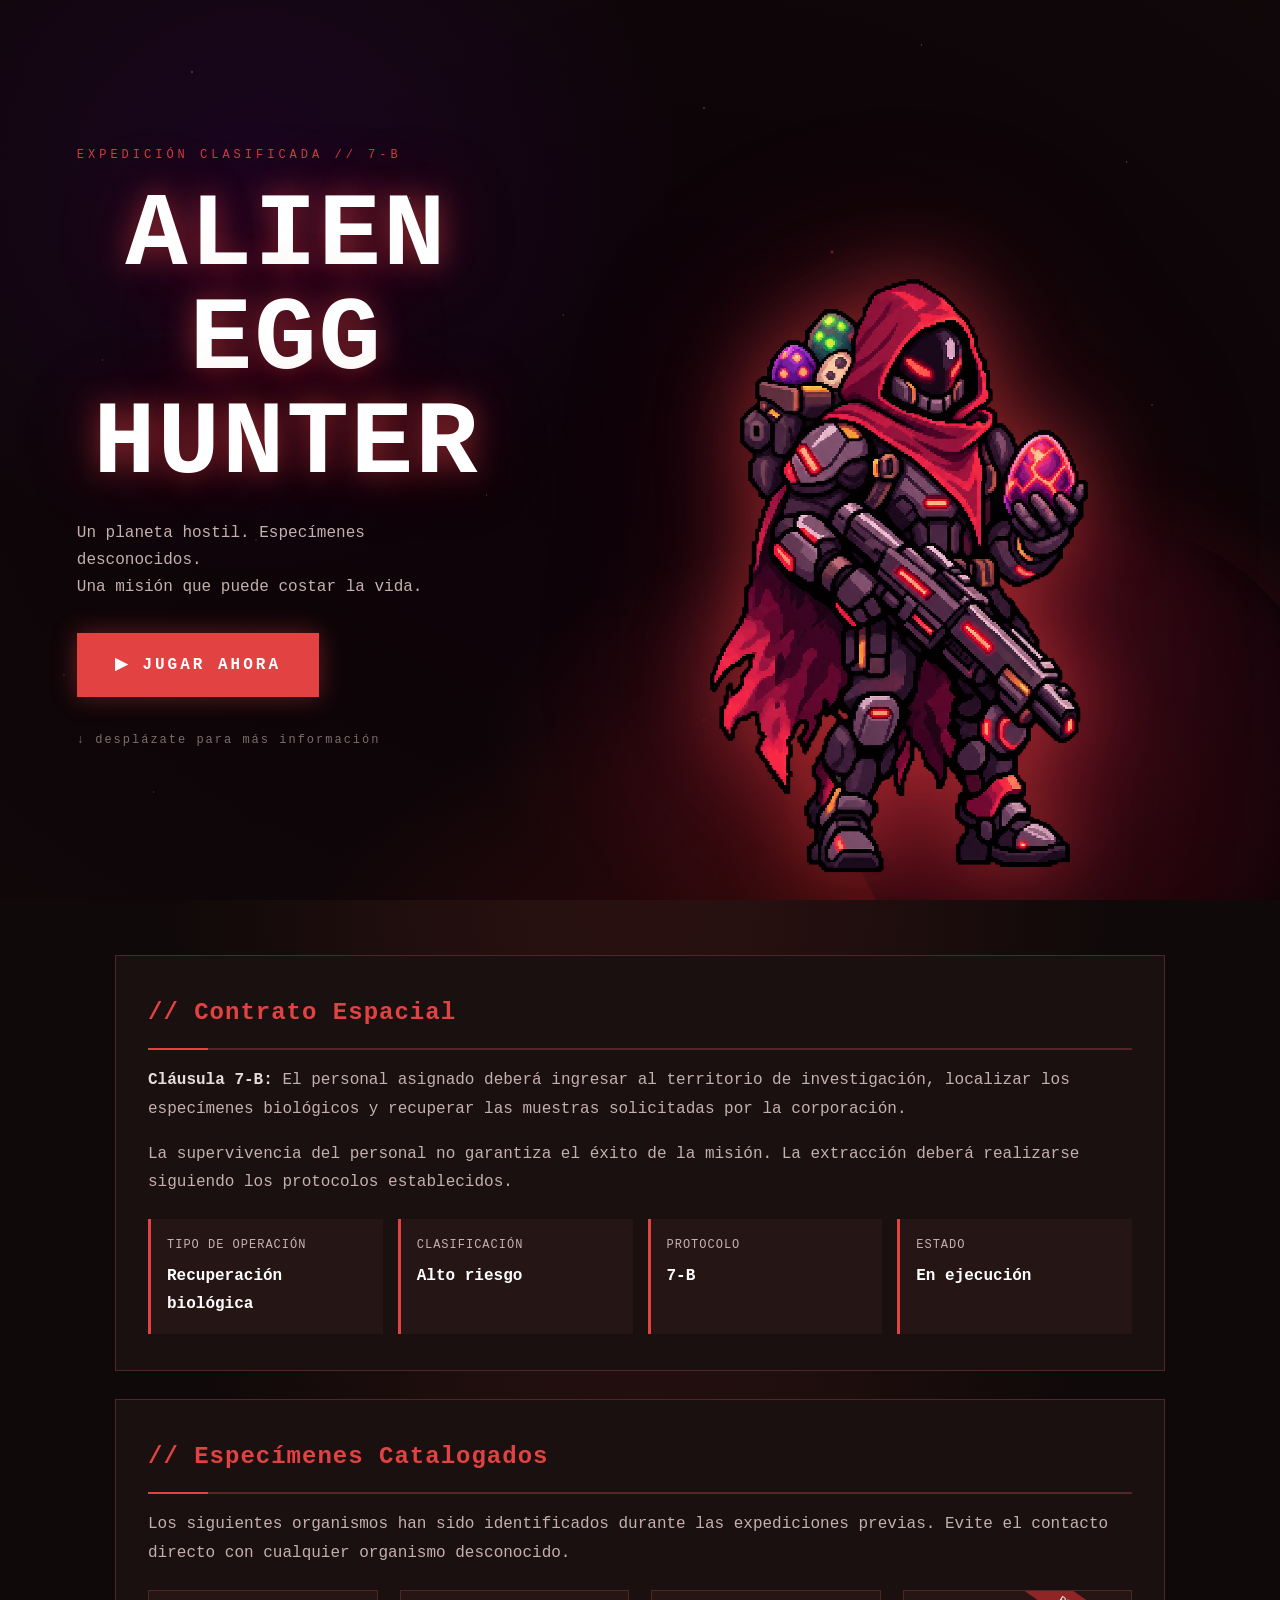
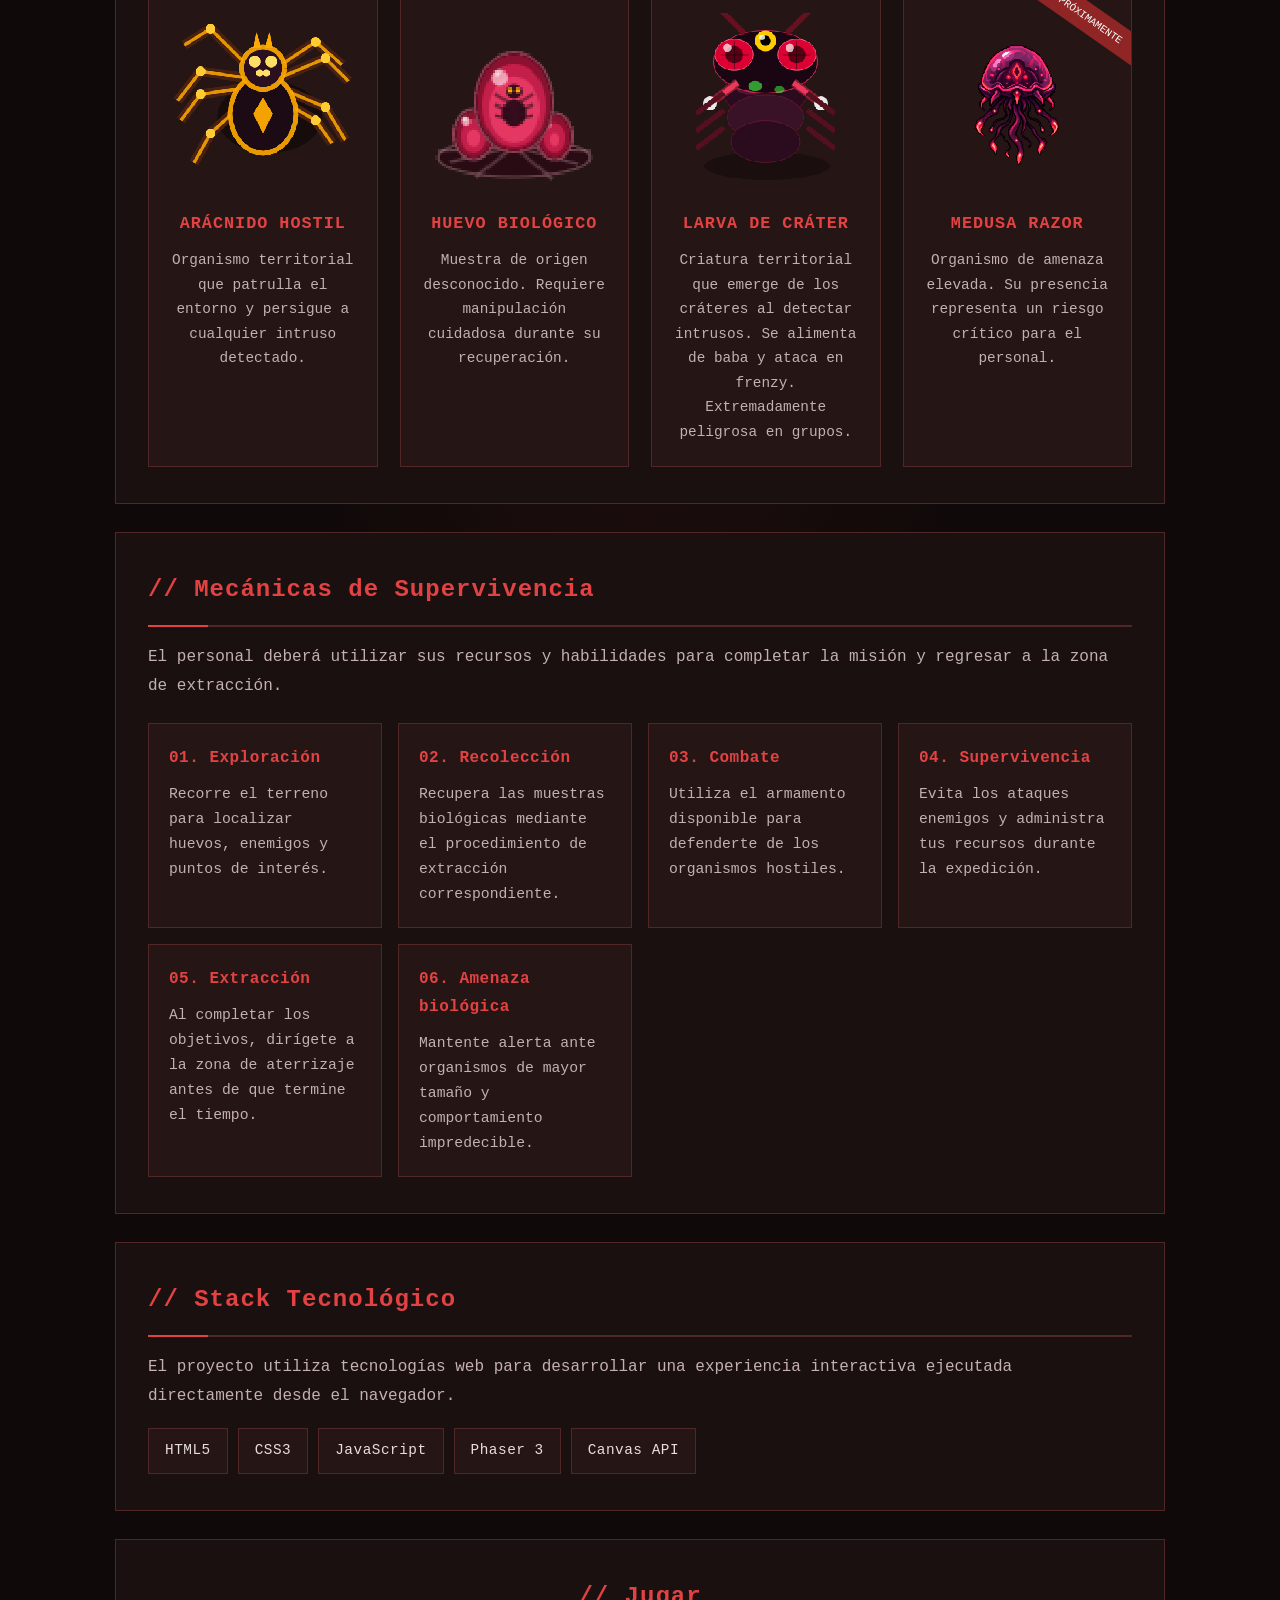
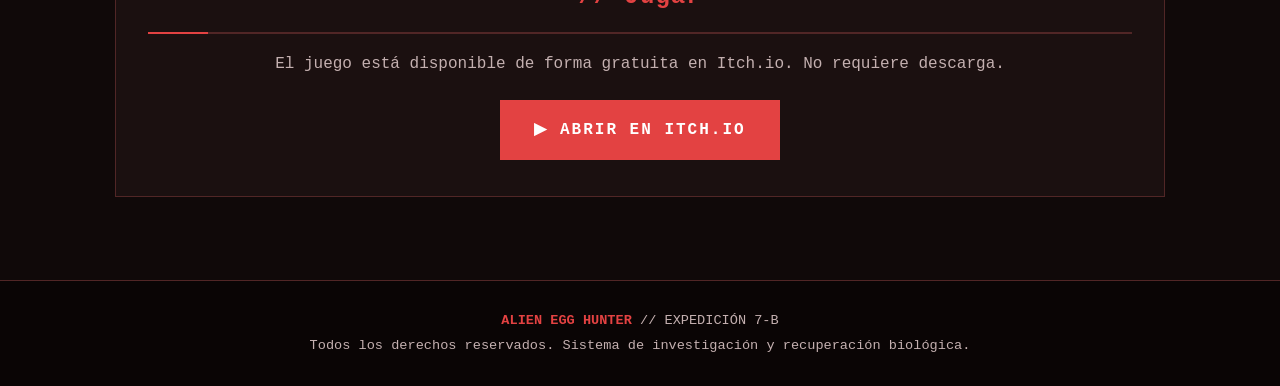
<file: index.html>
<!doctype html>
<html lang="es">
  <head>
    <meta charset="UTF-8" />
    <meta
      name="viewport"
      content="width=device-width, initial-scale=1.0, maximum-scale=1.0, user-scalable=no, viewport-fit=cover"
    />
    <meta name="theme-color" content="#100909" />
    <meta
      name="description"
      content="Alien Egg Hunter: protocolo de supervivencia, recuperación de especímenes y extracción en territorio hostil."
    />
    <link rel="stylesheet" href="./css/styles.css" />
    <link rel="icon" type="image/x-icon" href="./assets/images/favicon.ico" />
    <link rel="icon" type="image/png" sizes="32x32" href="./assets/images/favicon-32.png" />
    <link rel="icon" type="image/png" sizes="16x16" href="./assets/images/favicon-16.png" />
    <link rel="shortcut icon" sizes="48x48" href="./assets/images/favicon-48.png" />
    <link rel="apple-touch-icon" sizes="180x180" href="./assets/images/apple-touch-icon.png" />
    <title>Alien Egg Hunter</title>
  </head>

  <body>
    <!-- ══════════════════════════════════════
         HERO FULLSCREEN
    ══════════════════════════════════════ -->
    <section class="splash" id="splash">
      <div class="splash-bg"></div>
      <div class="splash-stars"></div>
      <div class="splash-planet"></div>
      <div class="splash-glow"></div>

      <img
        src="./assets/images/mercenario_hd.png"
        alt="Mercenario"
        class="splash-char"
      />

      <div class="splash-text">
        <p class="splash-label">EXPEDICIÓN CLASIFICADA // 7-B</p>
        <h1 class="splash-title">ALIEN<br />EGG<br />HUNTER</h1>
        <p class="splash-sub">
          Un planeta hostil. Especímenes desconocidos.<br />Una misión que puede
          costar la vida.
        </p>
        <a
          href="https://juandiegosuarezepn.itch.io/alien-egg-hunter"
          target="_blank"
          rel="noopener"
          class="splash-btn"
        >
          ▶ JUGAR AHORA
        </a>
        <button
          class="splash-hint"
          id="scrollDown"
          onclick="
            document
              .getElementById('content')
              .scrollIntoView({ behavior: 'smooth' })
          "
        >
          ↓ desplázate para más información
        </button>
      </div>
    </section>

    <!-- ══════════════════════════════════════
         RESTO DE LA LANDING
    ══════════════════════════════════════ -->
    <main class="container" id="content">
      <!-- Contrato espacial -->
      <section class="section-box">
        <h2>// Contrato Espacial</h2>
        <p>
          <strong>Cláusula 7-B:</strong>
          El personal asignado deberá ingresar al territorio de investigación,
          localizar los especímenes biológicos y recuperar las muestras
          solicitadas por la corporación.
        </p>
        <p>
          La supervivencia del personal no garantiza el éxito de la misión. La
          extracción deberá realizarse siguiendo los protocolos establecidos.
        </p>
        <div class="contract-data">
          <div class="data-item">
            <span>TIPO DE OPERACIÓN</span
            ><strong>Recuperación biológica</strong>
          </div>
          <div class="data-item">
            <span>CLASIFICACIÓN</span><strong>Alto riesgo</strong>
          </div>
          <div class="data-item">
            <span>PROTOCOLO</span><strong>7-B</strong>
          </div>
          <div class="data-item">
            <span>ESTADO</span><strong>En ejecución</strong>
          </div>
        </div>
      </section>

      <!-- Especímenes catalogados -->
      <section class="section-box">
        <h2>// Especímenes Catalogados</h2>
        <p>
          Los siguientes organismos han sido identificados durante las
          expediciones previas. Evite el contacto directo con cualquier
          organismo desconocido.
        </p>
        <div class="asset-grid">
          <article class="asset-card">
            <img src="./assets/images/spider_hd.png" alt="Araña alienígena" />
            <h3>ARÁCNIDO HOSTIL</h3>
            <p>
              Organismo territorial que patrulla el entorno y persigue a
              cualquier intruso detectado.
            </p>
          </article>
          <article class="asset-card">
            <img src="./assets/images/egg_hd.png" alt="Huevo alienígena" />
            <h3>HUEVO BIOLÓGICO</h3>
            <p>
              Muestra de origen desconocido. Requiere manipulación cuidadosa
              durante su recuperación.
            </p>
          </article>
          <article class="asset-card">
            <img src="./assets/images/larva.png" alt="Larva de cráter" />
            <h3>LARVA DE CRÁTER</h3>
            <p>
              Criatura territorial que emerge de los cráteres al detectar
              intrusos. Se alimenta de baba y ataca en frenzy. Extremadamente
              peligrosa en grupos.
            </p>
          </article>
          <article class="asset-card asset-card-coming">
            <img src="./assets/images/medusa_hd.png" alt="Medusa Razor" />
            <h3>MEDUSA RAZOR</h3>
            <p>
              Organismo de amenaza elevada. Su presencia representa un riesgo
              crítico para el personal.
            </p>
          </article>
        </div>
      </section>

      <!-- Mecánicas -->
      <section class="section-box">
        <h2>// Mecánicas de Supervivencia</h2>
        <p>
          El personal deberá utilizar sus recursos y habilidades para completar
          la misión y regresar a la zona de extracción.
        </p>
        <div class="mechanics-list">
          <article class="mechanic">
            <h3>01. Exploración</h3>
            <p>
              Recorre el terreno para localizar huevos, enemigos y puntos de
              interés.
            </p>
          </article>
          <article class="mechanic">
            <h3>02. Recolección</h3>
            <p>
              Recupera las muestras biológicas mediante el procedimiento de
              extracción correspondiente.
            </p>
          </article>
          <article class="mechanic">
            <h3>03. Combate</h3>
            <p>
              Utiliza el armamento disponible para defenderte de los organismos
              hostiles.
            </p>
          </article>
          <article class="mechanic">
            <h3>04. Supervivencia</h3>
            <p>
              Evita los ataques enemigos y administra tus recursos durante la
              expedición.
            </p>
          </article>
          <article class="mechanic">
            <h3>05. Extracción</h3>
            <p>
              Al completar los objetivos, dirígete a la zona de aterrizaje antes
              de que termine el tiempo.
            </p>
          </article>
          <article class="mechanic">
            <h3>06. Amenaza biológica</h3>
            <p>
              Mantente alerta ante organismos de mayor tamaño y comportamiento
              impredecible.
            </p>
          </article>
        </div>
      </section>

      <!-- Stack -->
      <section class="section-box">
        <h2>// Stack Tecnológico</h2>
        <p>
          El proyecto utiliza tecnologías web para desarrollar una experiencia
          interactiva ejecutada directamente desde el navegador.
        </p>
        <div class="tech-list">
          <span class="tech-item">HTML5</span>
          <span class="tech-item">CSS3</span>
          <span class="tech-item">JavaScript</span>
          <span class="tech-item">Phaser 3</span>
          <span class="tech-item">Canvas API</span>
        </div>
      </section>

      <!-- CTA final -->
      <section class="section-box itch-cta">
        <h2>// Jugar</h2>
        <p>
          El juego está disponible de forma gratuita en Itch.io. No requiere
          descarga.
        </p>
        <a
          href="https://juandiegosuarezepn.itch.io/alien-egg-hunter"
          target="_blank"
          rel="noopener"
          class="play-btn"
        >
          ▶ ABRIR EN ITCH.IO
        </a>
      </section>
    </main>

    <footer>
      <p><strong>ALIEN EGG HUNTER</strong> // EXPEDICIÓN 7-B</p>
      <p>
        Todos los derechos reservados. Sistema de investigación y recuperación
        biológica.
      </p>
    </footer>
  </body>
</html>
</file>
<file: css/styles.css>
:root {
    --background: #100909;
    --surface: #1b1010;
    --surface-light: #261515;
    --primary: #e34242;
    --primary-dark: #8f2525;
    --text: #e8dddd;
    --text-muted: #c4b0b0;
    --border: #512626;
    --success: #7cce8b;
    --font-main: 'Courier New', monospace;
}

* {
    margin: 0;
    padding: 0;
    box-sizing: border-box;
}

html {
    scroll-behavior: smooth;
}

body {
    background:
        radial-gradient(ellipse at top, #351414 0%, transparent 55%),
        var(--background);
    color: var(--text);
    font-family: var(--font-main);
    line-height: 1.75;
    font-size: 16px;
    -webkit-text-size-adjust: 100%;
    -webkit-tap-highlight-color: transparent;
}

/* ════════════════════════════════════════
   SPLASH / HERO FULLSCREEN
════════════════════════════════════════ */
.splash {
    position: relative;
    width: 100%;
    height: 100vh;
    min-height: 560px;
    overflow: hidden;
    display: flex;
    align-items: center;
}

/* fondo degradado alienígena */
.splash-bg {
    position: absolute;
    inset: 0;
    background:
        radial-gradient(ellipse 80% 60% at 70% 110%, #3a0a0a 0%, transparent 60%),
        radial-gradient(ellipse 60% 80% at 20% 20%,  #1a0520 0%, transparent 55%),
        radial-gradient(ellipse 100% 100% at 50% 50%, #0d0208 0%, #100909 100%);
}

/* estrellas simuladas con box-shadow */
.splash-stars {
    position: absolute;
    inset: 0;
    background-image:
        radial-gradient(1px 1px at 15%  8%,  rgba(255,200,200,.7) 0%, transparent 100%),
        radial-gradient(1px 1px at 32% 22%,  rgba(255,255,255,.5) 0%, transparent 100%),
        radial-gradient(1px 1px at 55% 12%,  rgba(255,220,220,.6) 0%, transparent 100%),
        radial-gradient(1px 1px at 72%  5%,  rgba(255,255,255,.4) 0%, transparent 100%),
        radial-gradient(1px 1px at 88% 18%,  rgba(255,200,200,.5) 0%, transparent 100%),
        radial-gradient(1px 1px at  8% 40%,  rgba(255,255,255,.3) 0%, transparent 100%),
        radial-gradient(1px 1px at 44% 35%,  rgba(255,220,220,.4) 0%, transparent 100%),
        radial-gradient(1px 1px at 20% 60%,  rgba(255,255,255,.3) 0%, transparent 100%),
        radial-gradient(2px 2px at 65% 28%,  rgba(255,100,100,.5) 0%, transparent 100%),
        radial-gradient(1px 1px at 90% 45%,  rgba(255,255,255,.4) 0%, transparent 100%),
        radial-gradient(1px 1px at  5% 75%,  rgba(255,200,200,.3) 0%, transparent 100%),
        radial-gradient(1px 1px at 38% 55%,  rgba(255,255,255,.3) 0%, transparent 100%),
        radial-gradient(2px 2px at 78% 65%,  rgba(255,80,80,.4)   0%, transparent 100%),
        radial-gradient(1px 1px at 12% 88%,  rgba(255,255,255,.3) 0%, transparent 100%),
        radial-gradient(1px 1px at 55% 80%,  rgba(255,200,200,.3) 0%, transparent 100%);
}

/* planeta de fondo */
.splash-planet {
    position: absolute;
    right: -60px;
    bottom: -120px;
    width: 500px;
    height: 500px;
    border-radius: 50%;
    background: radial-gradient(circle at 35% 30%, #5a1020 0%, #2a0510 50%, #0a0208 100%);
    box-shadow:
        inset -20px -20px 60px rgba(0,0,0,0.8),
        0 0 80px rgba(180,20,40,0.3);
    opacity: 0.6;
}

/* resplandor rojo del planeta */
.splash-glow {
    position: absolute;
    right: 100px;
    bottom: -40px;
    width: 700px;
    height: 400px;
    background: radial-gradient(ellipse, rgba(220,30,60,0.18) 0%, transparent 70%);
    pointer-events: none;
}

/* personaje */
.splash-char {
    position: absolute;
    right: 5%;
    bottom: 0;
    height: 85vh;
    max-height: 650px;
    width: auto;
    image-rendering: pixelated;
    filter:
        drop-shadow(0 0 40px rgba(227,66,66,0.55))
        drop-shadow(0 0 80px rgba(180,20,40,0.3));
    animation: splash-float 4s ease-in-out infinite;
}

@keyframes splash-float {
    0%, 100% { transform: translateY(0px);    }
    50%       { transform: translateY(-18px);  }
}

/* texto izquierda */
.splash-text {
    position: relative;
    z-index: 3;
    padding: 0 5% 0 6%;
    max-width: 560px;
}

.splash-label {
    color: var(--primary);
    font-size: 0.75rem;
    letter-spacing: 4px;
    margin-bottom: 18px;
    opacity: 0.9;
}

.splash-title {
    color: #fff;
    font-size: clamp(3rem, 9vw, 6.5rem);
    line-height: 1.0;
    letter-spacing: 2px;
    text-shadow:
        0 0 30px rgba(227,66,66,0.6),
        0 0 80px rgba(180,20,40,0.3);
    margin-bottom: 24px;
}

.splash-sub {
    color: var(--text-muted);
    font-size: 1rem;
    line-height: 1.7;
    margin-bottom: 32px;
}

.splash-btn {
    display: inline-block;
    padding: 16px 36px;
    background: var(--primary);
    color: #fff;
    font-family: var(--font-main);
    font-size: 1rem;
    font-weight: bold;
    letter-spacing: 3px;
    text-decoration: none;
    border: 2px solid var(--primary);
    transition: background 0.2s, color 0.2s, transform 0.15s, box-shadow 0.2s;
    box-shadow: 0 0 24px rgba(227,66,66,0.4);
}

.splash-btn:hover {
    background: transparent;
    color: var(--primary);
    transform: translateY(-3px);
    box-shadow: 0 0 40px rgba(227,66,66,0.6);
}

.splash-hint {
    display: inline-block;
    margin-top: 28px;
    color: var(--text-muted);
    font-size: 0.75rem;
    font-family: var(--font-main);
    letter-spacing: 2px;
    opacity: 0.6;
    animation: blink 2s ease-in-out infinite;
    background: none;
    border: none;
    cursor: pointer;
    padding: 8px 0;
    transition: color 0.2s, opacity 0.2s;
}

.splash-hint:hover {
    color: var(--primary);
    opacity: 1;
}

@keyframes blink {
    0%, 100% { opacity: 0.6; }
    50%       { opacity: 0.2; }
}

/* responsive splash */
@media (max-width: 768px) {
    .splash-char {
        right: 50%;
        transform: translateX(50%);
        height: 55vh;
        opacity: 0.35;
    }
    .splash-text {
        text-align: center;
        padding: 0 24px;
        max-width: 100%;
    }
    .splash-title { font-size: clamp(2.8rem, 14vw, 4rem); }
}

/* ── Header ── */
header {
    padding: 20px 0;
    border-bottom: 1px solid var(--border);
    background: rgba(16, 9, 9, 0.95);
}

.header-content {
    max-width: 1100px;
    margin: 0 auto;
    padding: 0 25px;
    display: flex;
    justify-content: center;   /* centrado */
    align-items: center;
}

h1 {
    color: #fff;
    font-size: clamp(2rem, 6vw, 3.4rem);
    line-height: 1.2;
    letter-spacing: 4px;
    text-align: center;
    text-shadow: 0 0 22px rgba(227, 66, 66, 0.5);
}

/* ── Layout principal ── */
.container {
    max-width: 1100px;
    margin: 0 auto;
    padding: 55px 25px;
}

/* ── Hero ── */
.hero {
    padding: 50px 30px;
    margin-bottom: 35px;
    border: 1px solid var(--border);
    background: linear-gradient(145deg, rgba(91,24,24,0.35), rgba(20,10,10,0.8));
}

.hero-content {
    display: flex;
    align-items: center;
    justify-content: center;
    gap: 50px;
    max-width: 950px;
    margin: 0 auto;
}

.hero-image {
    width: 100%;
    max-width: 300px;
    height: auto;
    image-rendering: pixelated;
    filter: drop-shadow(0 0 24px rgba(227,66,66,0.5));
    animation: float 3.5s ease-in-out infinite;
}

@keyframes float {
    0%   { transform: translateY(0px); }
    50%  { transform: translateY(-14px); }
    100% { transform: translateY(0px); }
}

.hero-text {
    text-align: left;
    flex: 1;
}

.classification {
    color: var(--primary);
    font-size: 0.82rem;
    letter-spacing: 4px;
    margin-bottom: 16px;
    text-transform: uppercase;
}

.hero-description {
    color: var(--text-muted);
    font-size: 1.05rem;
    max-width: 650px;
    line-height: 1.8;
}

/* ── Secciones ── */
.section-box {
    padding: 36px 32px;
    margin-bottom: 28px;
    background: var(--surface);
    border: 1px solid var(--border);
}

/* Títulos de sección: más grandes y con acento lateral */
.section-box h2 {
    color: var(--primary);
    font-size: 1.5rem;
    letter-spacing: 1px;
    margin-bottom: 10px;
    padding-bottom: 14px;
    border-bottom: 2px solid var(--border);
    position: relative;
}

/* línea de acento roja debajo del título */
.section-box h2::after {
    content: '';
    position: absolute;
    left: 0;
    bottom: -2px;
    width: 60px;
    height: 2px;
    background: var(--primary);
}

.section-box > p {
    color: var(--text-muted);
    font-size: 1rem;
    margin-top: 16px;
    margin-bottom: 16px;
    line-height: 1.8;
}

.section-box strong {
    color: var(--text);
}

/* ── Contrato ── */
.contract-data {
    display: grid;
    grid-template-columns: repeat(auto-fit, minmax(180px, 1fr));
    gap: 15px;
    margin-top: 22px;
}

.data-item {
    padding: 16px;
    background: var(--surface-light);
    border-left: 3px solid var(--primary);
}

.data-item span {
    display: block;
    color: var(--text-muted);
    font-size: 0.75rem;
    letter-spacing: 1px;
    margin-bottom: 6px;
    text-transform: uppercase;
}

.data-item strong {
    color: #fff;
    font-size: 1rem;
}

/* ── Especímenes ── */
.asset-grid {
    display: grid;
    grid-template-columns: repeat(auto-fit, minmax(210px, 1fr));
    gap: 22px;
    margin-top: 22px;
}

.asset-card {
    position: relative;
    overflow: hidden;
    padding: 22px;
    text-align: center;
    background: var(--surface-light);
    border: 1px solid var(--border);
    transition: transform 0.25s, border-color 0.25s;
}

.asset-card:hover {
    transform: translateY(-6px);
    border-color: var(--primary);
}

.asset-card img {
    width: 100%;
    height: 170px;
    object-fit: contain;
    margin-bottom: 16px;
    image-rendering: pixelated;
}

.asset-card h3 {
    color: var(--primary);
    font-size: 1.05rem;
    letter-spacing: 1px;
    margin-bottom: 10px;
}

.asset-card p {
    font-size: 0.9rem;
    color: var(--text-muted);
    line-height: 1.7;
    margin-bottom: 0;
}

.asset-card-coming::after {
    content: "PRÓXIMAMENTE";
    position: absolute;
    top: 15px;
    right: -32px;
    padding: 5px 35px;
    background: var(--primary-dark);
    color: white;
    font-size: 0.65rem;
    transform: rotate(35deg);
}

/* ── Mecánicas ── */
.mechanics-list {
    display: grid;
    grid-template-columns: repeat(auto-fit, minmax(220px, 1fr));
    gap: 16px;
    margin-top: 22px;
}

.mechanic {
    padding: 20px;
    background: var(--surface-light);
    border: 1px solid var(--border);
}

.mechanic h3 {
    color: var(--primary);
    font-size: 1rem;
    letter-spacing: 0.5px;
    margin-bottom: 10px;
}

.mechanic p {
    font-size: 0.92rem;
    color: var(--text-muted);
    line-height: 1.7;
    margin-bottom: 0;
}

/* ── Stack tecnológico ── */
.tech-list {
    display: flex;
    flex-wrap: wrap;
    gap: 10px;
    margin-top: 18px;
}

.tech-item {
    padding: 9px 16px;
    color: var(--text);
    background: var(--surface-light);
    border: 1px solid var(--border);
    font-size: 0.9rem;
    letter-spacing: 0.5px;
    transition: border-color 0.2s;
}

.tech-item:hover {
    border-color: var(--primary);
}

/* ── Botón Itch.io ── */
.play-btn {
    display: inline-block;
    margin-top: 22px;
    padding: 14px 32px;
    background: var(--primary);
    color: #fff;
    font-family: var(--font-main);
    font-size: 1rem;
    font-weight: bold;
    letter-spacing: 2px;
    text-decoration: none;
    border: 2px solid var(--primary);
    transition: background 0.2s, color 0.2s, transform 0.15s;
}

.play-btn:hover {
    background: transparent;
    color: var(--primary);
    transform: translateY(-2px);
}

.itch-cta {
    text-align: center;
}

.itch-cta p {
    margin-bottom: 0;
}

/* ── Juego ── */
#game-container {
    width: 100%;
    max-width: 1000px;
    min-height: 200px;
    margin: 35px auto 10px;
    overflow: hidden;
    border: 2px solid var(--primary-dark);
    background: #000;
    box-shadow: 0 0 30px rgba(227,66,66,0.18);
    touch-action: manipulation;
}

#game-container canvas {
    display: block;
    max-width: 100%;
    touch-action: manipulation;
}

.game-caption {
    color: var(--text-muted);
    text-align: center;
    font-size: 0.82rem;
    margin-bottom: 30px;
    letter-spacing: 1px;
}

/* ── Footer ── */
footer {
    padding: 28px 25px;
    text-align: center;
    background: #0a0505;
    border-top: 1px solid var(--border);
    color: var(--text-muted);
    font-size: 0.85rem;
    line-height: 1.8;
}

footer strong {
    color: var(--primary);
}

/* ── Responsive ── */
@media (max-width: 768px) {
    .hero-content {
        flex-direction: column;
        text-align: center;
        gap: 24px;
    }
    .hero-text {
        text-align: center;
    }
    .hero-image {
        max-width: 240px;
    }
}

@media (max-width: 600px) {
    body { font-size: 15px; }

    header { padding: 16px 0; }

    .container { padding: 30px 16px; }

    .hero { padding: 35px 16px; }

    .section-box {
        padding: 24px 18px;
    }

    .section-box h2 {
        font-size: 1.25rem;
    }

    .asset-card img { height: 140px; }

    #game-container { margin-top: 25px; }
}
</file>
